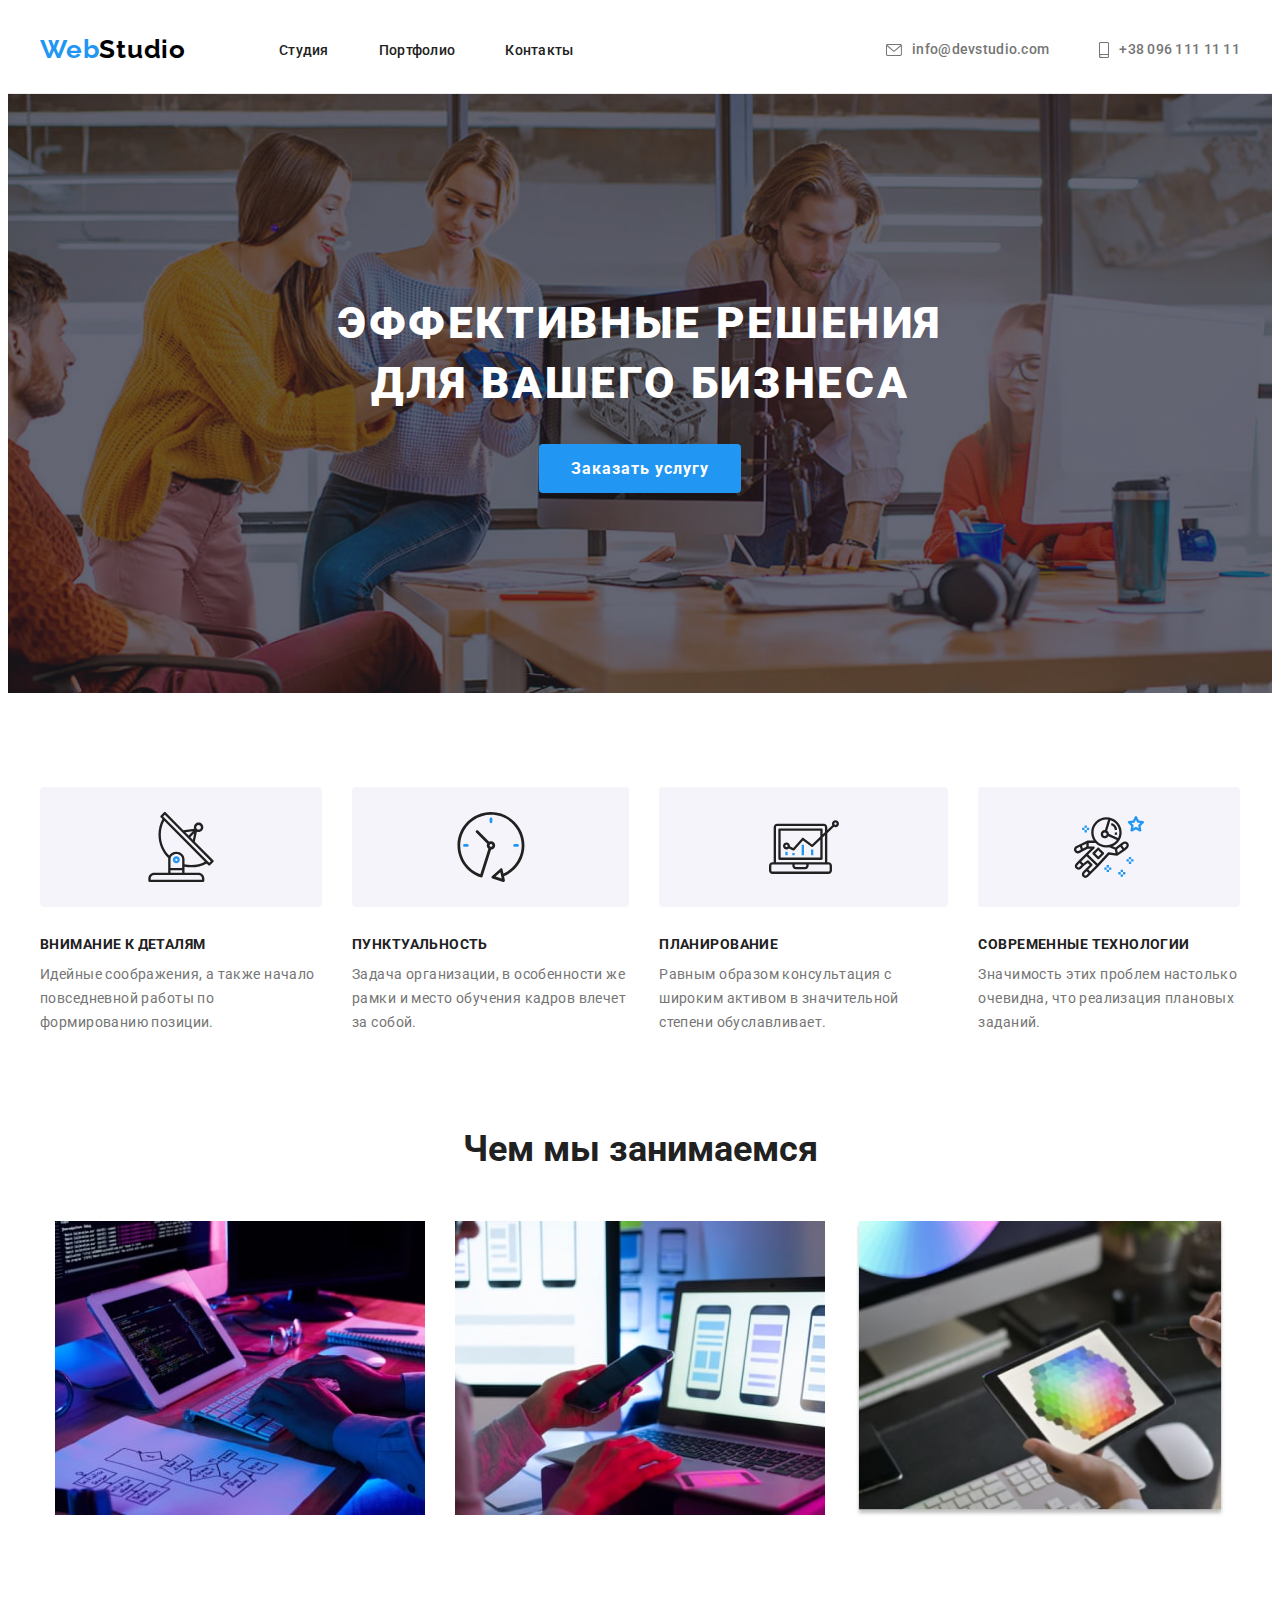
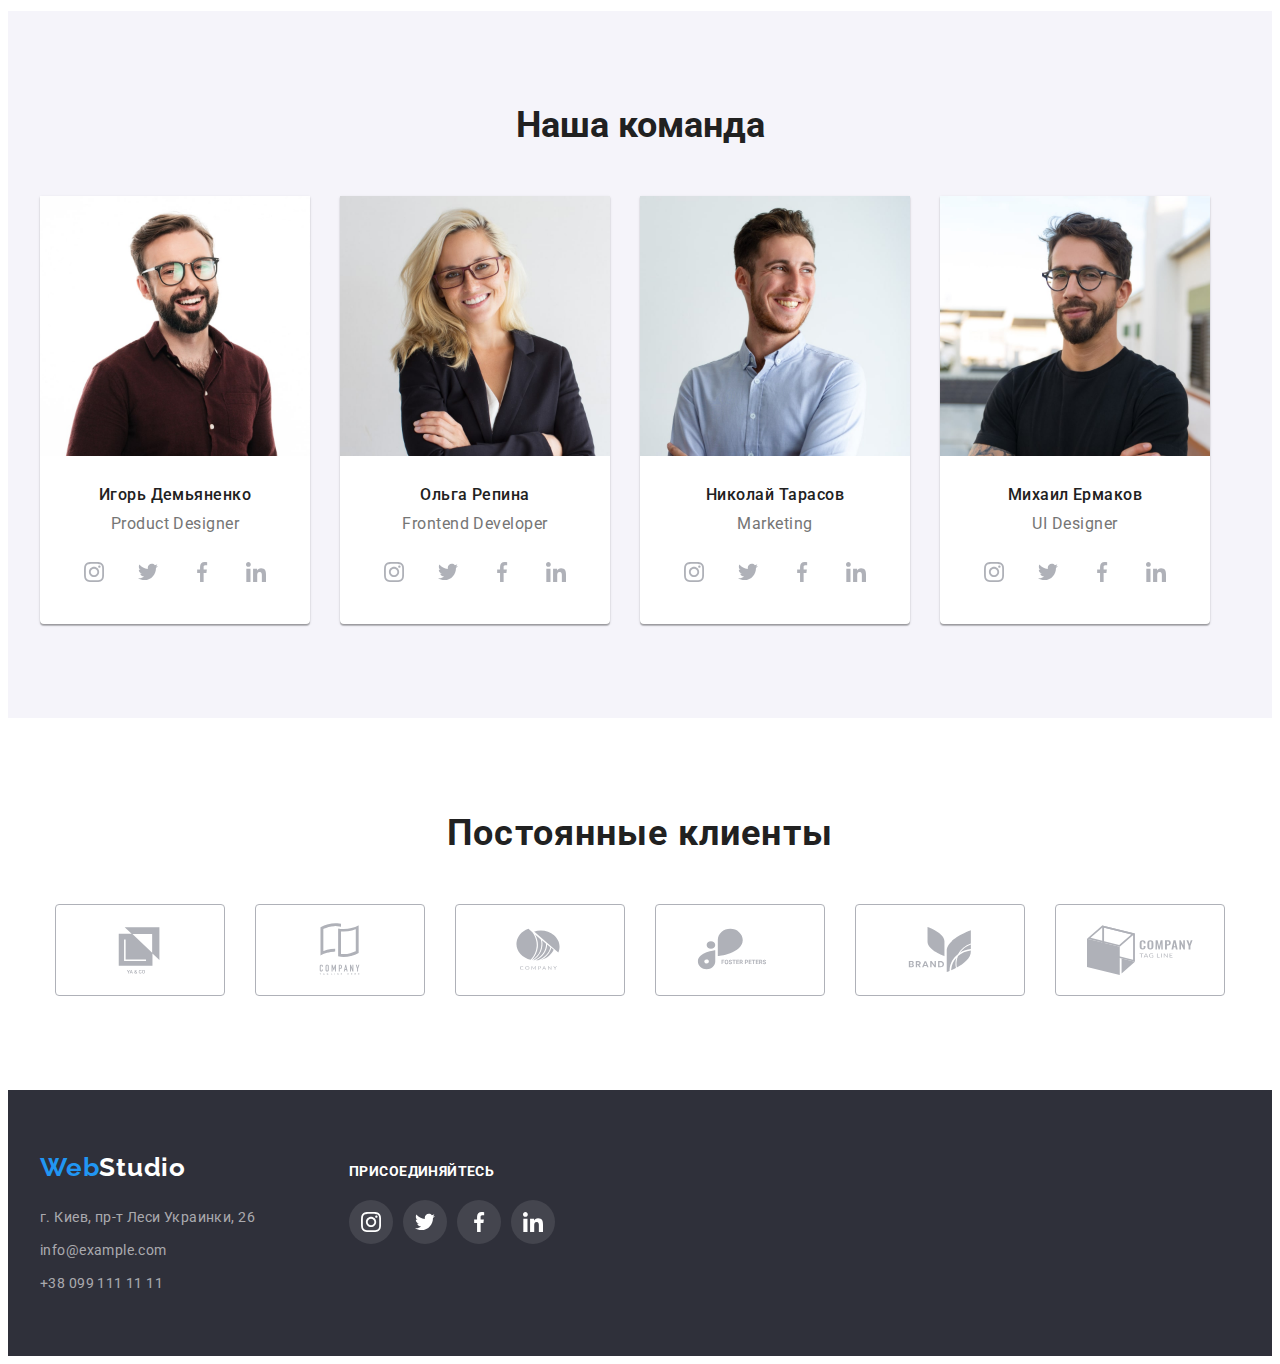
<file: index.html>
<!DOCTYPE html>
<html lang="ru">
  <head>
    <meta charset="UTF-8" />
    <meta http-equiv="X-UA-Compatible" content="IE=edge" />
    <meta name="viewport" content="width=device-width, initial-scale=1.0" />
    <title lang="en">WebStudio</title>
    <link rel="preconnect" href="https://fonts.googleapis.com" />
    <link rel="preconnect" href="https://fonts.gstatic.com" crossorigin />
    <link
      href="https://fonts.googleapis.com/css2?family=Raleway:wght@700&family=Roboto:wght@400;500;700;900&display=swap"
      rel="stylesheet"
    />
    <link
      rel="stylesheet"
      href="https://cdnjs.cloudflare.com/ajax/libs/modern-normalize/1.1.0/modern-normalize.min.css"
      integrity="sha512-wpPYUAdjBVSE4KJnH1VR1HeZfpl1ub8YT/NKx4PuQ5NmX2tKuGu6U/JRp5y+Y8XG2tV+wKQpNHVUX03MfMFn9Q=="
      crossorigin="anonymous"
      referrerpolicy="no-referrer"
    />
    <link rel="stylesheet" href="./css/styles.css" />
  </head>

  <body>
    <!--Шапка-->

    <header class="header">
      <div class="conteiner menu">
        <a href="./index.html" lang="en" class="logo">Web<span class="logo-color">Studio</span></a>
        <nav class="">
          <ul class="menu-list">
            <li class="menu-item"><a href="./index.html" class="menu-nav">Студия</a></li>
            <li class="menu-item">
              <a class="menu-nav" href="./portfolio.html">Портфолио</a>
            </li>
            <li class="menu-item"><a href="./" class="menu-nav">Контакты</a></li>
          </ul>
        </nav>
        <ul class="contacts-list">
          <li class="contacts-item">
            <a class="contacts" href="mailto:info@devstudio.com"
              ><svg class="contacts-icon" width="16" height="12">
                <use href="./images/icon.svg#icon-mail "></use>
              </svg>
              info@devstudio.com</a
            >
          </li>
          <li class="contacts-item">
            <a class="contacts" href="tel:+380961111111"
              ><svg class="contacts-icon" width="10" height="16">
                <use href="./images/icon.svg#icon-phone"></use>
              </svg>
              +38 096 111 11 11</a
            >
          </li>
        </ul>
      </div>
    </header>
    <main>
      <section class="service">
        <div class="conteiner">
          <h1 class="service-text">
            Эффективные решения
            <br />для вашего бизнеса
          </h1>
          <button type="button" class="service-btn">Заказать услугу</button>
        </div>
      </section>
      <!--Особенности-->

      <section class="section">
        <div class="conteiner">
          <h2 class="visually-hidden">Особенности</h2>
          <ul class="feature-list">
            <li class="feature-item">
              <div class="feature-border">
                <svg class="icon-feature">
                  <use href="./images/icon.svg#icon-antenna"></use>
                </svg>
              </div>
              <h3 class="feature-title">ВНИМАНИЕ К ДЕТАЛЯМ</h3>
              <p class="feature-text">
                Идейные соображения, а также начало повседневной работы по формированию позиции.
              </p>
            </li>
            <li class="feature-item">
              <div class="feature-border">
                <svg class="icon-feature">
                  <use href="./images/icon.svg#icon-clock"></use>
                </svg>
              </div>
              <h3 class="feature-title">ПУНКТУАЛЬНОСТЬ</h3>
              <p class="feature-text">
                Задача организации, в особенности же рамки и место обучения кадров влечет за собой.
              </p>
            </li>
            <li class="feature-item">
              <div class="feature-border">
                <svg class="icon-feature">
                  <use href="./images/icon.svg#icon-diagram"></use>
                </svg>
              </div>
              <h3 class="feature-title">ПЛАНИРОВАНИЕ</h3>
              <p class="feature-text">
                Равным образом консультация с широким активом в значительной степени обуславливает.
              </p>
            </li>
            <li class="feature-item">
              <div class="feature-border">
                <svg class="icon-feature">
                  <use href="./images/icon.svg#icon-astronaut"></use>
                </svg>
              </div>
              <h3 class="feature-title">СОВРЕМЕННЫЕ ТЕХНОЛОГИИ</h3>
              <p class="feature-text">
                Значимость этих проблем настолько очевидна, что реализация плановых заданий.
              </p>
            </li>
          </ul>
        </div>
      </section>
      <!--Чем мы занимаемся-->
      <section class="section work-section">
        <div class="conteiner">
          <h2 class="specifcation-title">Чем мы занимаемся</h2>
          <ul class="specifcation-list">
            <li class="specifcation-item">
              <img src="./images/box1.jpg" alt="Розработка ПО" width="370" />
            </li>
            <li class="specifcation-item">
              <img src="./images/box2.jpg" alt="Разработка мобильных приложений" width="370" />
            </li>
            <li class="specifcation-item">
              <img src="./images/box3.jpg" alt="Веб дизайн" width="370" />
            </li>
          </ul>
        </div>
      </section>
      <!--Наша команда-->
      <section class="section team">
        <div class="conteiner">
          <h2 class="team-title">Наша команда</h2>
          <ul class="taam-list">
            <li class="team-item">
              <img src="./images/igor.jpg" alt="Игорь Демьяненко" width="270" />
              <div class="team-name-padding">
                <h3 class="team-member">Игорь Демьяненко</h3>
                <p lang="en" class="team-text">Product Designer</p>
                <ul class="team-icon-list">
                  <li class="team-icon-item">
                    <a href="./" class="link-team-icon"
                      ><svg class="team-icon">
                        <use href="./images/icon.svg#icon-instagram"></use>
                      </svg>
                    </a>
                  </li>
                  <li class="team-icon-item">
                    <a href="./" class="link-team-icon"
                      ><svg class="team-icon">
                        <use href="./images/icon.svg#icon-twitter"></use>
                      </svg>
                    </a>
                  </li>
                  <li class="team-icon-item">
                    <a href="./" class="link-team-icon"
                      ><svg class="team-icon">
                        <use href="./images/icon.svg#icon-facebook"></use>
                      </svg>
                    </a>
                  </li>
                  <li class="team-icon-item">
                    <a href="./" class="link-team-icon"
                      ><svg class="team-icon">
                        <use href="./images/icon.svg#icon-linkedin"></use>
                      </svg>
                    </a>
                  </li>
                </ul>
              </div>
            </li>

            <li class="team-item">
              <img src="./images/olya.jpg" alt="Ольга Репина" width="270" />
              <div class="team-name-padding">
                <h3 class="team-member">Ольга Репина</h3>
                <p lang="en" class="team-text">Frontend Developer</p>
                <ul class="team-icon-list">
                  <li class="team-icon-item">
                    <a href="./" class="link-team-icon"
                      ><svg class="team-icon">
                        <use href="./images/icon.svg#icon-instagram"></use>
                      </svg>
                    </a>
                  </li>
                  <li class="team-icon-item">
                    <a href="./" class="link-team-icon"
                      ><svg class="team-icon">
                        <use href="./images/icon.svg#icon-twitter"></use>
                      </svg>
                    </a>
                  </li>
                  <li class="team-icon-item">
                    <a href="./" class="link-team-icon"
                      ><svg class="team-icon">
                        <use href="./images/icon.svg#icon-facebook"></use>
                      </svg>
                    </a>
                  </li>
                  <li class="team-icon-item">
                    <a href="./" class="link-team-icon"
                      ><svg class="team-icon">
                        <use href="./images/icon.svg#icon-linkedin"></use>
                      </svg>
                    </a>
                  </li>
                </ul>
              </div>
            </li>

            <li class="team-item">
              <img src="./images/nikolay.jpg" alt="Николай Тарасов" width="270" />
              <div class="team-name-padding">
                <h3 class="team-member">Николай Тарасов</h3>
                <p lang="en" class="team-text">Marketing</p>
                <ul class="team-icon-list">
                  <li class="team-icon-item">
                    <a href="./" class="link-team-icon"
                      ><svg class="team-icon">
                        <use href="./images/icon.svg#icon-instagram"></use>
                      </svg>
                    </a>
                  </li>
                  <li class="team-icon-item">
                    <a href="./" class="link-team-icon"
                      ><svg class="team-icon">
                        <use href="./images/icon.svg#icon-twitter"></use>
                      </svg>
                    </a>
                  </li>
                  <li class="team-icon-item">
                    <a href="./" class="link-team-icon"
                      ><svg class="team-icon">
                        <use href="./images/icon.svg#icon-facebook"></use>
                      </svg>
                    </a>
                  </li>
                  <li class="team-icon-item">
                    <a href="./" class="link-team-icon"
                      ><svg class="team-icon">
                        <use href="./images/icon.svg#icon-linkedin"></use>
                      </svg>
                    </a>
                  </li>
                </ul>
              </div>
            </li>

            <li class="team-item">
              <img src="./images/michail.jpg" alt="Михаил Ермаков" width="270" />
              <div class="team-name-padding">
                <h3 class="team-member">Михаил Ермаков</h3>
                <p lang="en" class="team-text">UI Designer</p>
                <ul class="team-icon-list">
                  <li class="team-icon-item">
                    <a href="./" class="link-team-icon"
                      ><svg class="team-icon">
                        <use href="./images/icon.svg#icon-instagram"></use>
                      </svg>
                    </a>
                  </li>
                  <li class="team-icon-item">
                    <a href="./" class="link-team-icon"
                      ><svg class="team-icon">
                        <use href="./images/icon.svg#icon-twitter"></use>
                      </svg>
                    </a>
                  </li>
                  <li class="team-icon-item">
                    <a href="./" class="link-team-icon"
                      ><svg class="team-icon">
                        <use href="./images/icon.svg#icon-facebook"></use>
                      </svg>
                    </a>
                  </li>
                  <li class="team-icon-item">
                    <a href="./" class="link-team-icon"
                      ><svg class="team-icon">
                        <use href="./images/icon.svg#icon-linkedin"></use>
                      </svg>
                    </a>
                  </li>
                </ul>
              </div>
            </li>
          </ul>
        </div>
      </section>
      <section class="section">
        <div class="conteiner">
          <h2 class="client-title">Постоянные клиенты</h2>
          <ul class="client-list">
            <li class="client-item">
              <a class="client-link" href="./"
                ><svg class="icon-client">
                  <use href="./images/icon.svg#icon-yaco"></use>
                </svg>
              </a>
            </li>
            <li class="client-item">
              <a class="client-link" href="./"
                ><svg class="icon-client">
                  <use href="./images/icon.svg#icon-companytag"></use>
                </svg>
              </a>
            </li>
            <li class="client-item">
              <a class="client-link" href="./"
                ><svg class="icon-client">
                  <use href="./images/icon.svg#icon-companny"></use>
                </svg>
              </a>
            </li>
            <li class="client-item">
              <a class="client-link" href="./"
                ><svg class="icon-client">
                  <use href="./images/icon.svg#icon-fostercomp"></use>
                </svg>
              </a>
            </li>
            <li class="client-item">
              <a class="client-link" href="./"
                ><svg class="icon-client">
                  <use href="./images/icon.svg#icon-brand"></use>
                </svg>
              </a>
            </li>
            <li class="client-item">
              <a class="client-link" href="./"
                ><svg class="icon-client">
                  <use href="./images/icon.svg#icon-teglinecompany"></use>
                </svg>
              </a>
            </li>
          </ul>
        </div>
      </section>
    </main>
    <!--ПОДВАЛ-->

    <footer class="footer">
      <div class="conteiner footer-content">
        <div class="footer-address-content">
          <a href="./index.html" lang="en" class="logo"
            >Web<span class="logo-color-footer">Studio</span></a
          >

          <address class="address">
            <ul class="address-list">
              <li class="address-item">
                <a href="https://goo.gl/maps/XwQu5pEPLGbrW69v8" target="_blank" class="location">
                  г. Киев, пр-т Леси Украинки, 26</a
                >
              </li>
              <li class="address-item">
                <a href="mailto:info@example.com" class="contacts-footer">info@example.com</a>
              </li>
              <li class="address-item">
                <a href="tel:+380991111111" class="contacts-footer">+38 099 111 11 11</a>
              </li>
            </ul>
          </address>
        </div>

        <div class="join">
          <h2 class="join-title">присоединяйтесь</h2>
          <ul class="join-list">
            <li class="join-item">
              <a href="./" class="join-link"
                ><svg class="join-icon">
                  <use href="./images/icon.svg#icon-instagram"></use>
                </svg>
              </a>
            </li>
            <li class="join-item">
              <a href="./" class="join-link"
                ><svg class="join-icon">
                  <use href="./images/icon.svg#icon-twitter"></use>
                </svg>
              </a>
            </li>
            <li class="join-item">
              <a href="./" class="join-link"
                ><svg class="join-icon">
                  <use href="./images/icon.svg#icon-facebook"></use>
                </svg>
              </a>
            </li>
            <li class="join-item">
              <a href="./" class="join-link"
                ><svg class="join-icon">
                  <use href="./images/icon.svg#icon-linkedin"></use>
                </svg>
              </a>
            </li>
          </ul>
        </div>
      </div>
    </footer>
  </body>
</html>
</file>
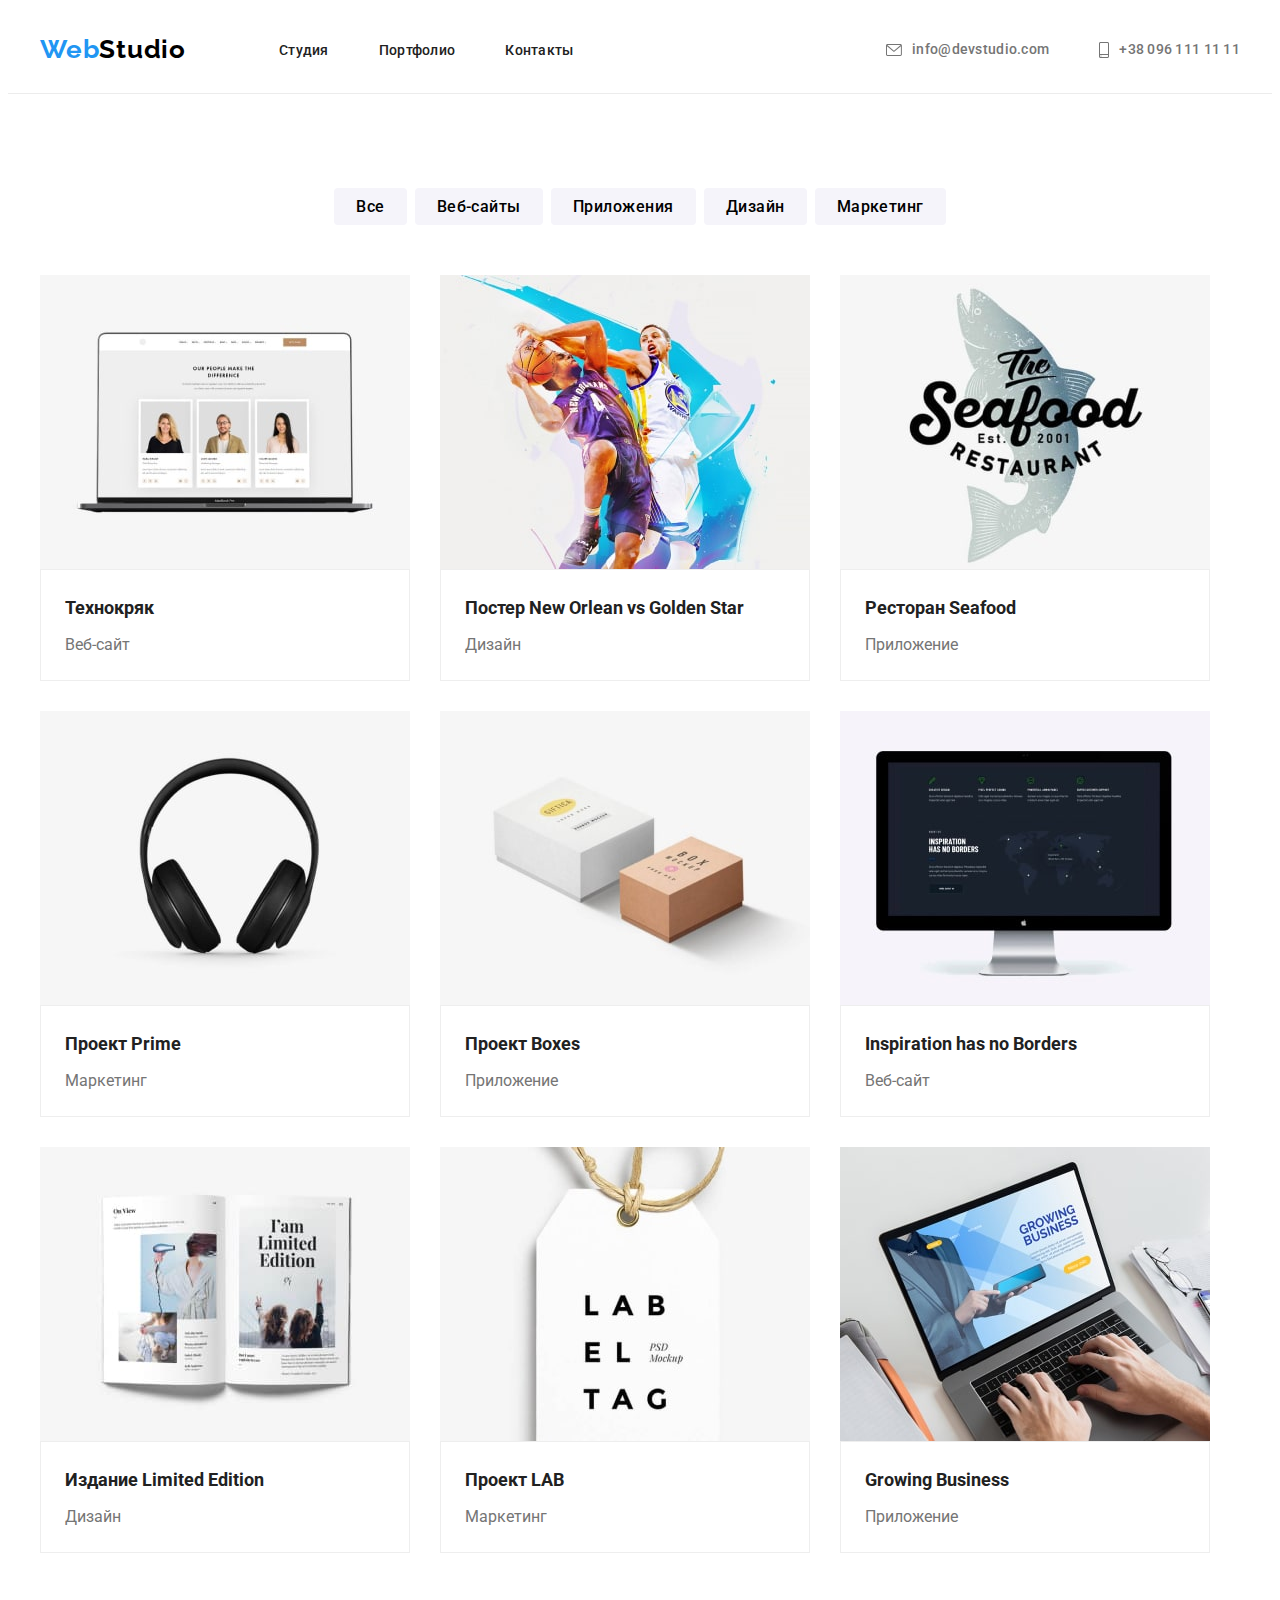
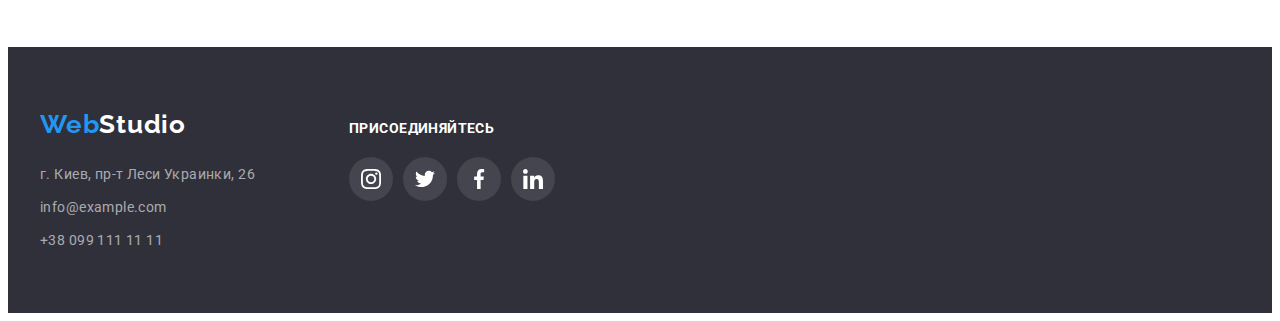
<file: portfolio.html>
<!DOCTYPE html>
<html lang="ru">
  <head>
    <meta charset="UTF-8" />
    <meta http-equiv="X-UA-Compatible" content="IE=edge" />
    <meta name="viewport" content="width=device-width, initial-scale=1.0" />
    <title>Портфолио</title>
    <link rel="preconnect" href="https://fonts.googleapis.com" />
    <link rel="preconnect" href="https://fonts.gstatic.com" crossorigin />
    <link
      href="https://fonts.googleapis.com/css2?family=Raleway:wght@700&family=Roboto:wght@400;500;700;900&display=swap"
      rel="stylesheet"
    />
    <link
      rel="stylesheet"
      href="https://cdnjs.cloudflare.com/ajax/libs/modern-normalize/1.1.0/modern-normalize.min.css"
      integrity="sha512-wpPYUAdjBVSE4KJnH1VR1HeZfpl1ub8YT/NKx4PuQ5NmX2tKuGu6U/JRp5y+Y8XG2tV+wKQpNHVUX03MfMFn9Q=="
      crossorigin="anonymous"
      referrerpolicy="no-referrer"
    />
    <link rel="stylesheet" href="./css/styles.css" />
  </head>
  <body>
    <header class="header">
      <div class="conteiner menu">
        <a href="./index.html" lang="en" class="logo">Web<span class="logo-color">Studio</span></a>
        <nav class="">
          <ul class="menu-list">
            <li class="menu-item"><a href="./index.html" class="menu-nav">Студия</a></li>
            <li class="menu-item">
              <a class="menu-nav" href="./portfolio.html">Портфолио</a>
            </li>
            <li class="menu-item"><a href="./" class="menu-nav">Контакты</a></li>
          </ul>
        </nav>
        <ul class="contacts-list">
          <li class="contacts-item">
            <a class="contacts" href="mailto:info@devstudio.com"
              ><svg class="contacts-icon" width="16" height="12">
                <use href="./images/icon.svg#icon-mail "></use>
              </svg>
              info@devstudio.com</a
            >
          </li>
          <li class="contacts-item">
            <a class="contacts" href="tel:+380961111111"
              ><svg class="contacts-icon" width="10" height="16">
                <use href="./images/icon.svg#icon-phone"></use>
              </svg>
              +38 096 111 11 11</a
            >
          </li>
        </ul>
      </div>
    </header>
    <main>
      <section class="section">
        <div class="conteiner">
          <h1 class="visually-hidden">Портфолио</h1>
          <ul class="portfolio-list">
            <li class="portolio-item">
              <button type="button" class="portfolio-btn">Все</button>
            </li>

            <li class="portolio-item">
              <button type="button" class="portfolio-btn">Веб-сайты</button>
            </li>
            <li class="portolio-item">
              <button type="button" class="portfolio-btn">Приложения</button>
            </li>
            <li class="portolio-item">
              <button type="button" class="portfolio-btn">Дизайн</button>
            </li>
            <li class="portolio-item">
              <button type="button" class="portfolio-btn">Маркетинг</button>
            </li>
          </ul>
          <ul class="gallery">
            <li class="gallery-list">
              <a class="link-gallety" href=""
                ><img src="./images/portfolio/project-1.jpg" alt="дизайн веб-сайта" width="370" />
                <div class="portfollio-name-padding">
                  <h2 class="portfolio-title">Технокряк</h2>
                  <p class="portfolio-text">Веб-сайт</p>
                </div>
              </a>
            </li>
            <li class="gallery-list">
              <a class="link-gallety" href=""
                ><img src="./images/portfolio/project-2.jpg" alt="баскетболисты" width="370" />
                <div class="portfollio-name-padding">
                  <h2 class="portfolio-title">
                    <span lang="ru">Постер</span> New Orlean vs Golden Star
                  </h2>
                  <p class="portfolio-text">Дизайн</p>
                </div></a
              >
            </li>
            <li class="gallery-list">
              <a class="link-gallety" href="">
                <img src="./images/portfolio/project-3.jpg" alt="логотип ресторана" width="370" />
                <div class="portfollio-name-padding">
                  <h2 class="portfolio-title">Ресторан <span lang="en">Seafood</span></h2>
                  <p class="portfolio-text">Приложение</p>
                </div></a
              >
            </li>
            <li class="gallery-list">
              <a class="link-gallety" href=""
                ><img src="./images/portfolio/project-4.jpg" alt="наушники" width="370" />
                <div class="portfollio-name-padding">
                  <h2 class="portfolio-title">Проект <span lang="en">Prime</span></h2>
                  <p class="portfolio-text">Маркетинг</p>
                </div></a
              >
            </li>
            <li class="gallery-list">
              <a class="link-gallety" href="">
                <img src="./images/portfolio/project-5.jpg" alt="упаковки" width="370" />
                <div class="portfollio-name-padding">
                  <h2 class="portfolio-title">Проект <span lang="en">Boxes</span></h2>
                  <p class="portfolio-text">Приложение</p>
                </div></a
              >
            </li>
            <li class="gallery-list">
              <a class="link-gallety" href="">
                <img src="./images/portfolio/project-6.jpg" alt="монитор" width="370" />
                <div class="portfollio-name-padding">
                  <h2 lang="en" class="portfolio-title">Inspiration has no Borders</h2>
                  <p class="portfolio-text">Веб-сайт</p>
                </div></a
              >
            </li>
            <li class="gallery-list">
              <a class="link-gallety" href=""
                ><img src="./images/portfolio/project-7.jpg" alt="журнал" width="370" />
                <div class="portfollio-name-padding">
                  <h2 lang="en" class="portfolio-title">
                    <span lang="en">Издание</span> Limited Edition
                  </h2>
                  <p class="portfolio-text">Дизайн</p>
                </div></a
              >
            </li>
            <li class="gallery-list">
              <a class="link-gallety" href="">
                <img src="./images/portfolio/project-8.jpg" alt="бирка" width="370" />
                <div class="portfollio-name-padding">
                  <h2 class="portfolio-title">Проект <span lang="en">LAB</span></h2>
                  <p class="portfolio-text">Маркетинг</p>
                </div></a
              >
            </li>
            <li class="gallery-list">
              <a class="link-gallety" href=""
                ><img
                  src="./images/portfolio/project-9.jpg"
                  alt="робота за ноутбуком"
                  width="370"
                />
                <div class="portfollio-name-padding">
                  <h2 lang="en" class="portfolio-title">Growing Business</h2>
                  <p class="portfolio-text">Приложение</p>
                </div></a
              >
            </li>
          </ul>
        </div>
      </section>
    </main>
    <footer class="footer">
      <div class="conteiner footer-content">
        <div class="footer-address-content">
          <a href="./index.html" lang="en" class="logo"
            >Web<span class="logo-color-footer">Studio</span></a
          >

          <address class="address">
            <ul class="address-list">
              <li class="address-item">
                <a href="https://goo.gl/maps/XwQu5pEPLGbrW69v8" target="_blank" class="location">
                  г. Киев, пр-т Леси Украинки, 26</a
                >
              </li>
              <li class="address-item">
                <a href="mailto:info@example.com" class="contacts-footer">info@example.com</a>
              </li>
              <li class="address-item">
                <a href="tel:+380991111111" class="contacts-footer">+38 099 111 11 11</a>
              </li>
            </ul>
          </address>
        </div>

        <div class="join">
          <h2 class="join-title">присоединяйтесь</h2>
          <ul class="join-list">
            <li class="join-item">
              <a href="./" class="join-link"
                ><svg class="join-icon">
                  <use href="./images/icon.svg#icon-instagram"></use>
                </svg>
              </a>
            </li>
            <li class="join-item">
              <a href="./" class="join-link"
                ><svg class="join-icon">
                  <use href="./images/icon.svg#icon-twitter"></use>
                </svg>
              </a>
            </li>
            <li class="join-item">
              <a href="./" class="join-link"
                ><svg class="join-icon">
                  <use href="./images/icon.svg#icon-facebook"></use>
                </svg>
              </a>
            </li>
            <li class="join-item">
              <a href="./" class="join-link"
                ><svg class="join-icon">
                  <use href="./images/icon.svg#icon-linkedin"></use>
                </svg>
              </a>
            </li>
          </ul>
        </div>
      </div>
    </footer>
  </body>
</html>
</file>
<file: css/styles.css>
:root {
  --paragraph-text-color: #757575;
  --title-text-color: #212121;
  --hove-text-color: #2196f3;
  --main-cover_color: #ffffff;
  --contact-text_color: #757575;
  --contact-footer_color: rgba(255, 255, 255, 0.6);
  --btn-bg-color: #f5f4fa;
  --icon-main-color: #afb1b8;
}

body {
  color: var(--title-text-color);
  background-color: var(--main-cover_color);
  font-family: 'roboto', sans-serif;
}
h1,
h2,
h3,
h4,
h5,
h6,
p {
  margin: 0;
}

ul {
  margin: 0;
  padding: 0;
}

li {
  list-style-type: none;
}
img {
  display: block;
}
.conteiner {
  width: 1200px;
  padding-left: 15px;
  padding-right: 15px;

  margin-left: auto;
  margin-right: auto;
}
.visually-hidden {
  position: absolute;
  white-space: nowrap;
  width: 1px;
  height: 1px;
  overflow: hidden;
  border: 0;
  padding: 0;
  clip: rect(0 0 0 0);
  clip-path: inset(50%);
  margin: -1px;
}
/* HEADER */
.logo {
  font-family: 'Raleway', sans-serif;
  font-weight: 700;
  font-size: 26px;
  line-height: 1.38;
  letter-spacing: 0.03em;
  color: var(--hove-text-color);
  text-decoration: none;
  margin-right: 93px;
}
.logo-color {
  color: #000000;
}
.header {
  padding-top: 24px;
  padding-bottom: 25px;
  border-bottom: 1px solid #ececec;
}
.section {
  padding-top: 94px;
  padding-bottom: 94px;
}
.menu {
  display: flex;
  align-items: center;
}

.menu-list {
  display: flex;
}

.menu-item:not(:last-child) {
  margin-right: 50px;
}

.menu-nav {
  color: var(--title-text-color);

  text-decoration: none;
  font-weight: 500;
  font-size: 14px;
  line-height: 1.14;
  letter-spacing: 0.02em;
}
.menu-nav:hover,
.menu-nav:focus {
  color: var(--hove-text-color);
}

.contacts-list {
  display: flex;

  margin-left: auto;
}
.contacts-item + .contacts-item {
  margin-left: 50px;
}

.contacts {
  display: flex;
  align-items: center;

  text-decoration: none;
  font-weight: 500;
  font-size: 14px;
  line-height: 1.14;
  letter-spacing: 0.02em;

  color: var(--contact-text_color);
}
.contacts-icon {
  margin-right: 10px;
  fill: var(--contact-text_color);
}
.contacts:hover,
.contacts:focus {
  color: var(--hove-text-color);
}
.contacts:hover .contacts-icon,
.contacts:focus .contacts-icon {
  fill: var(--hove-text-color);
}

/* заказ услуг */
.service {
  text-align: center;

  padding-top: 200px;
  padding-bottom: 200px;
  background: #2f303a66;
  background-image: linear-gradient(rgba(47, 48, 58, 0.4), rgba(47, 48, 58, 0.4)),
    url(../images/hero.jpg);

  background-repeat: no-repeat;
  background-position: center;
  background-size: cover;
}

.service-text {
  margin-bottom: 30px;

  font-weight: 900;
  font-size: 44px;
  line-height: 1.36;
  text-align: center;

  text-transform: uppercase;
  letter-spacing: 0.06em;
  color: var(--main-cover_color);
}
.service-btn {
  padding-top: 10px;
  padding-bottom: 10px;
  padding-left: 32px;
  padding-right: 32px;
  border: transparent;
  border-radius: 4px;

  cursor: pointer;
  color: var(--main-cover_color);
  background-color: var(--hove-text-color);
  font-family: inherit;
  font-weight: 700;
  font-size: 16px;
  line-height: 1.87;
  letter-spacing: 0.06em;
}

.service-btn:hover,
.service-btn:focus {
  color: var(--main-cover_color);
  background-color: #188ce8;
}
/* особености*/
.icon-feature {
  width: 70px;
  height: 70px;
}

.feature-list {
  display: flex;
  justify-content: center;
}

.feature-item + .feature-item {
  margin-left: 30px;
}
.feature-border {
  display: flex;
  align-items: center;
  justify-content: center;
  height: 120px;
  background-color: #f5f4fa;

  border-radius: 4px;

  margin-bottom: 30px;
}

.feature-title {
  margin-bottom: 10px;

  font-weight: 700;
  font-size: 14px;
  line-height: 1.14;
  letter-spacing: 0.03em;
}
.feature-text {
  font-size: 14px;
  line-height: 1.71;
  letter-spacing: 0.03em;
  color: var(--paragraph-text-color);
}
/* Чем мы занимаемся */

.work-section {
  padding-top: 0;
}
.specifcation-title {
  margin-bottom: 50px;
  text-align: center;
  font-weight: 700;
  font-size: 36px;
  line-height: 1.16;
}
.specifcation-list {
  display: flex;
  justify-content: center;
}
.specifcation-item + .specifcation-item {
  margin-left: 30px;
}
/* наша команда */
.team {
  background-color: #f5f4fa;
}
.team-name-padding {
  padding-top: 30px;
  padding-bottom: 30px;
}
.team-title {
  margin-bottom: 50px;

  text-align: center;
  font-weight: 700;
  font-size: 36px;
  line-height: 1.16;
}
.taam-list {
  display: flex;
}
.team-item {
  background-color: #ffffff;
  box-shadow: 0px 1px 3px rgba(0, 0, 0, 0.12), 0px 1px 1px rgba(0, 0, 0, 0.14),
    0px 2px 1px rgba(0, 0, 0, 0.2);
  border-radius: 0px 0px 4px 4px;
}
.team-item + .team-item {
  margin-left: 30px;
}
.team-member {
  margin-bottom: 10px;
  text-align: center;
  font-weight: 500;
  font-size: 16px;
  line-height: 1.18;
  letter-spacing: 0.03em;
}
.team-text {
  margin-bottom: 16px;
  text-align: center;
  font-size: 16px;
  line-height: 1.18;
  letter-spacing: 0.03em;
  color: var(--paragraph-text-color);
}

.team-icon-list {
  display: flex;

  justify-content: center;
}

.team-icon-item + .team-icon-item {
  margin-left: 10px;
}
.link-team-icon {
  width: 44px;
  height: 44px;

  border-radius: 50%;
  display: flex;
  align-items: center;
  justify-content: center;
  color: var(--main-cover_color);
}
.team-icon {
  width: 20px;
  height: 20px;
  fill: var(--icon-main-color);
}

.link-team-icon:hover,
.link-team-icon:focus {
  background-color: var(--hove-text-color);
}
.link-team-icon:hover .team-icon,
.link-team-icon:focus .team-icon {
  fill: var(--main-cover_color);
}

/* Постоянные клиенты */
.client-title {
  font-weight: 700;
  font-size: 36px;
  line-height: calc(42 / 36);
  text-align: center;
  letter-spacing: 0.03em;

  margin-bottom: 50px;
}

.client-list {
  display: flex;
  justify-content: center;
}

.client-item + .client-item {
  margin-left: 30px;
}
.client-link {
  width: 170px;
  height: 92px;
  border: 1px solid #afb1b8;
  box-sizing: border-box;
  border-radius: 4px;

  display: flex;
  align-items: center;
  justify-content: center;
  fill: var(--icon-main-color);
}

.client-link:hover,
.client-link:focus {
  fill: var(--hove-text-color);
  border-color: var(--hove-text-color);
}
.icon-client {
  width: 106px;
  height: 60px;
}
/* Портфолио */

/* Кнопки */
.portfolio-list {
  display: flex;
  justify-content: center;
  margin-bottom: 50px;
}
.portolio-item + .portolio-item {
  margin-left: 8px;
}
.portfolio-btn {
  background-color: var(--btn-bg-color);
  padding-top: 6px;
  padding-bottom: 6px;
  padding-right: 22px;
  padding-left: 22px;
  border: transparent;
  border-radius: 4px;

  font-family: inherit;
  cursor: pointer;
  font-weight: 500;
  font-size: 16px;
  line-height: 1.6;
  letter-spacing: 0.03em;
}
.portfolio-btn:hover,
.portfolio-btn:focus {
  background-color: var(--hove-text-color);
  color: var(--main-cover_color);
  box-shadow: 0px 3px 1px rgba(0, 0, 0, 0.1), 0px 1px 2px rgba(0, 0, 0, 0.08),
    0px 2px 2px rgba(0, 0, 0, 0.12);
  border-radius: 4px;
}

/* галерея портфлио */
.portfollio-name-padding {
  padding-top: 20px;
  padding-bottom: 20px;
  padding-right: 24px;
  padding-left: 24px;
  border: 1px solid #eeeeee;
}
.link-gallety {
  display: block;
  text-decoration: none;
  color: inherit;
}
.link-gallety:hover,
.link-gallety:focus {
  cursor: pointer;
  box-shadow: 0px 1px 1px rgba(0, 0, 0, 0.12), 0px 4px 4px rgba(0, 0, 0, 0.06),
    1px 4px 6px rgba(0, 0, 0, 0.16);
}
.portfolio-title {
  margin-bottom: 4px;
  font-weight: 700;
  font-size: 18px;
  line-height: 2;
}
.portfolio-text {
  font-size: 16px;
  line-height: 1.87;
  color: var(--paragraph-text-color);
}

.gallery {
  display: flex;
  flex-wrap: wrap;
}
.gallery-list {
  margin-right: 30px;
  margin-bottom: 30px;
}
.gallery-list:nth-child(3n) {
  margin-right: 0;
}

.gallery-list:nth-last-child(-n + 3) {
  margin-bottom: 0;
}

/* Footer */
.footer-content {
  display: flex;
  align-items: baseline;
}
.address {
  font-style: inherit;
  margin-top: 20px;
}
.address-item {
  margin-top: 9px;
}
.footer {
  padding-top: 60px;
  padding-bottom: 60px;
  background-color: #2f303a;
}
.logo-color-footer {
  color: #ffffff;
}
.location {
  display: block;

  font-size: 14px;
  line-height: 1.71;
  letter-spacing: 0.03em;
  color: var(--contact-footer_color);
  text-decoration: none;
}
.location:hover,
.location:focus {
  color: var(--main-cover_color);
}

.contacts-footer {
  display: block;

  font-size: 14px;
  line-height: 1.71;
  letter-spacing: 0.03em;
  color: var(--contact-footer_color);
  text-decoration: none;
}
.contacts-footer:hover,
.contacts-footer:focus {
  color: var(--main-cover_color);
}
/* Присойдиняйтесь */
.join {
  margin-left: 70px;
}

.join-title {
  color: var(--main-cover_color);
  font-weight: 700;
  font-size: 14px;
  line-height: 1.14;
  letter-spacing: 0.03em;
  text-transform: uppercase;
  margin-bottom: 20px;
}

.join-list {
  display: flex;
  justify-content: center;
}

.join-item + .join-item {
  margin-left: 10px;
}
.join-link {
  width: 44px;
  height: 44px;
  background-color: rgba(255, 255, 255, 0.1);
  border-radius: 50%;

  display: flex;
  justify-content: center;
  align-items: center;
}
.join-icon {
  width: 20px;
  height: 20px;
  fill: var(--main-cover_color);
}
.join-link:hover,
.join-link:focus {
  background-color: var(--hove-text-color);
}
</file>
